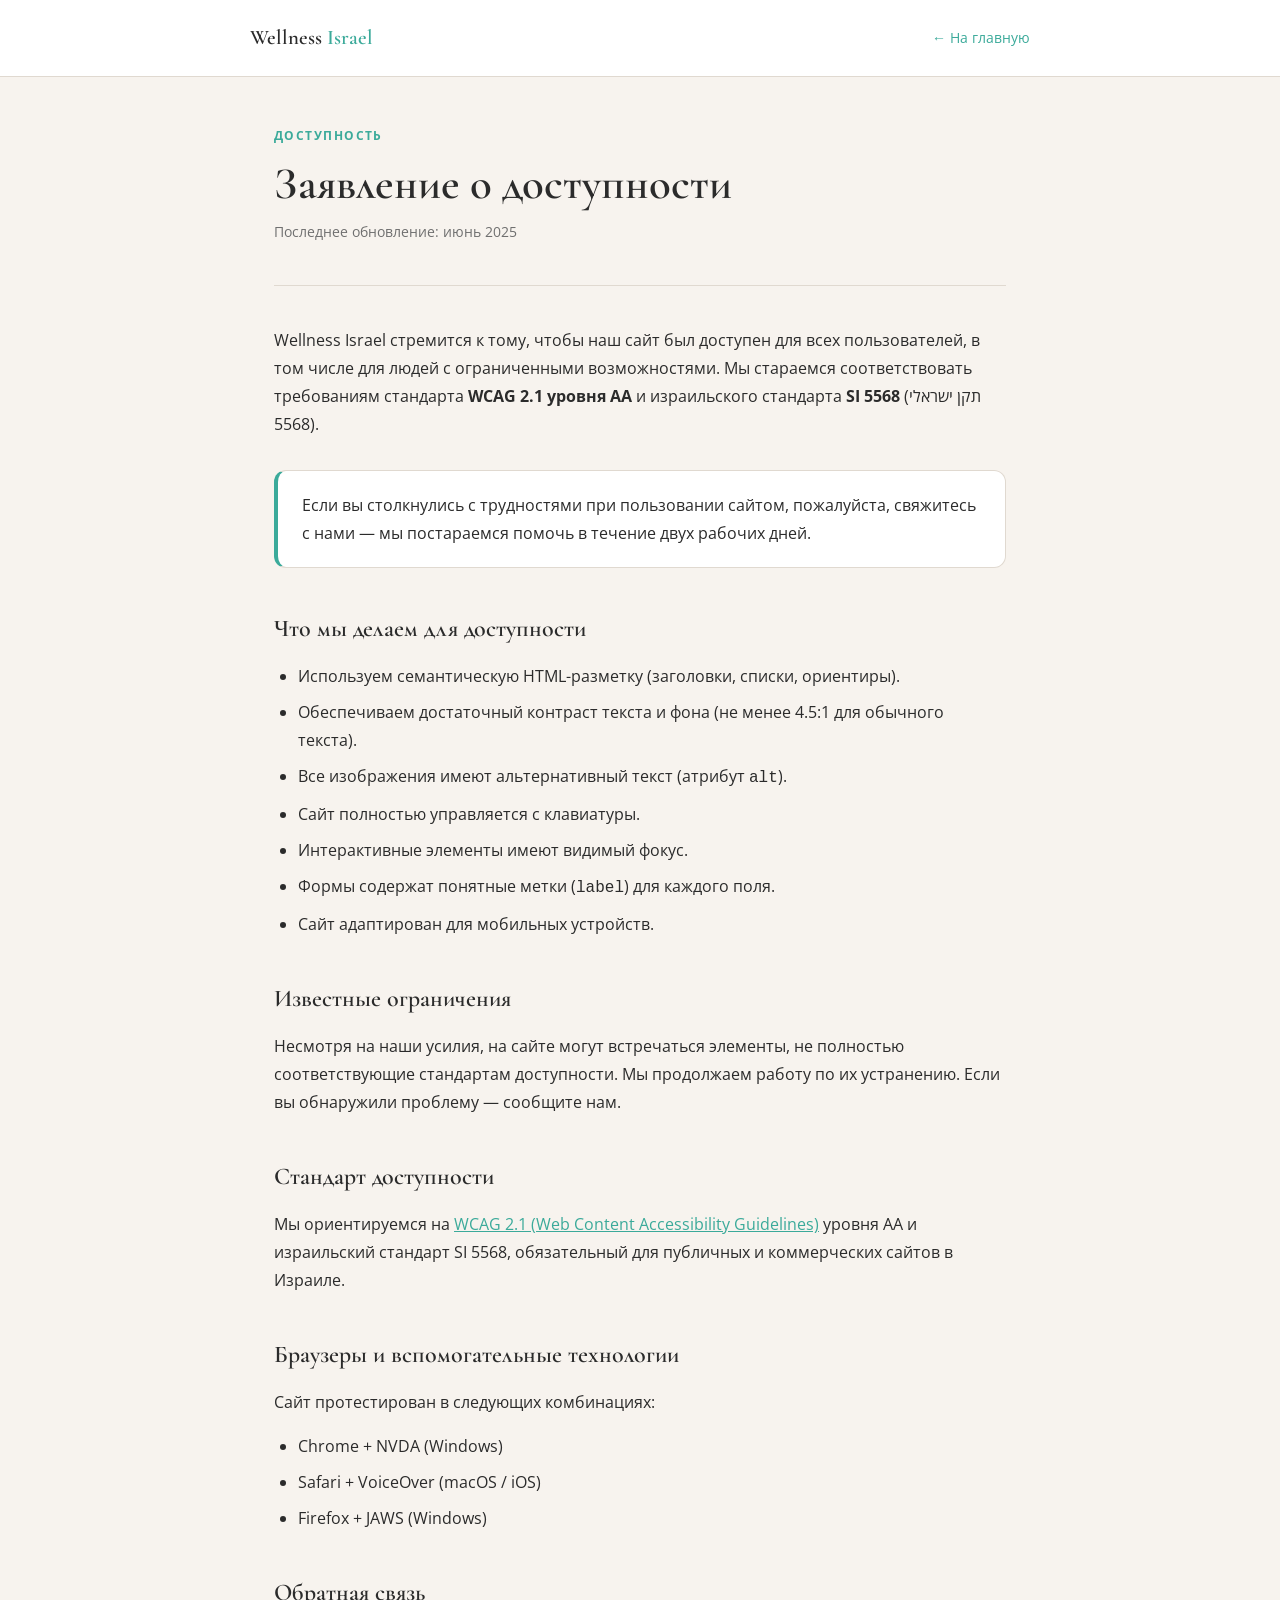
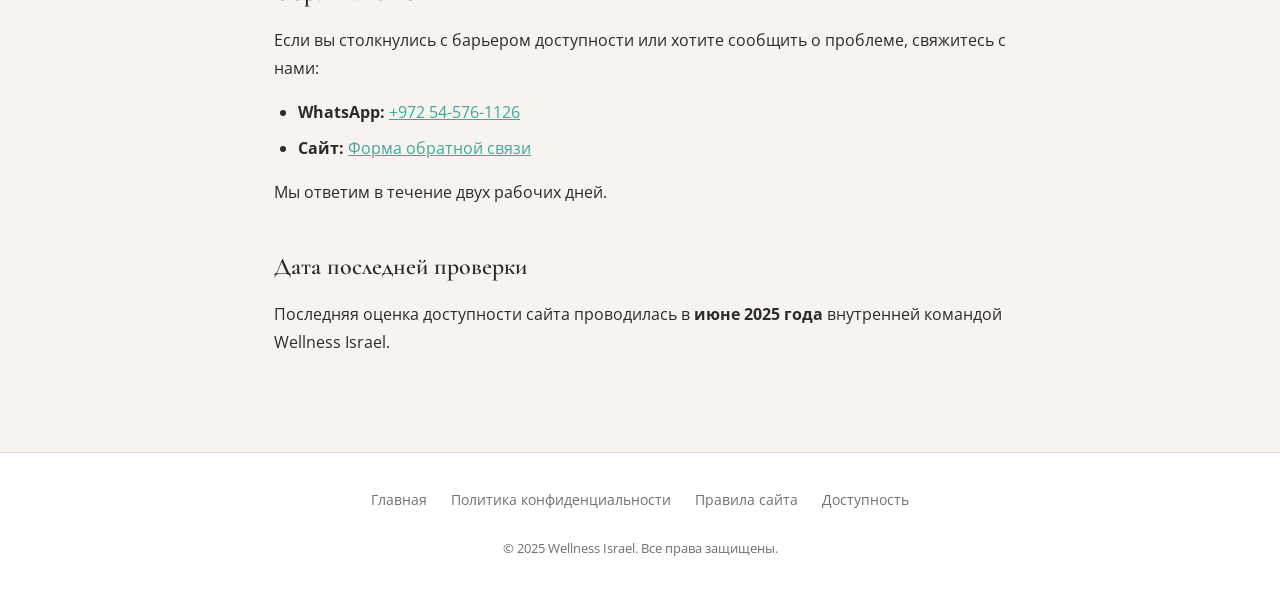
<file: accessibility.html>
<!DOCTYPE html>
<html lang="ru" dir="ltr">
<head>
  <meta charset="UTF-8" />
  <meta name="viewport" content="width=device-width, initial-scale=1.0" />
  <title>Заявление о доступности — Wellness Israel</title>
  <meta name="description" content="Wellness Israel стремится к тому, чтобы сайт был доступен для всех пользователей." />
  <link rel="preconnect" href="https://fonts.googleapis.com" />
  <link rel="preconnect" href="https://fonts.gstatic.com" crossorigin />
  <link href="https://fonts.googleapis.com/css2?family=Cormorant+Garamond:wght@400;600&family=Open+Sans:wght@400;600&display=swap" rel="stylesheet" />
  <style>
    :root {
      --color-primary: #3BAA9A;
      --color-secondary: #D07A5A;
      --color-bg: #F7F3EE;
      --color-surface: #FFFFFF;
      --color-text: #2B2B2B;
      --color-text-muted: #6F6F6F;
      --color-border: #E0D9D0;
      --radius: 12px;
      --max-w: 780px;
    }
    *, *::before, *::after { box-sizing: border-box; margin: 0; padding: 0; }
    body {
      font-family: 'Open Sans', sans-serif;
      font-size: 16px;
      line-height: 1.75;
      color: var(--color-text);
      background: var(--color-bg);
    }
    a { color: var(--color-primary); text-decoration: underline; }
    a:hover { color: var(--color-secondary); }

    /* Header */
    .site-header {
      background: var(--color-surface);
      border-bottom: 1px solid var(--color-border);
      padding: 20px 24px;
    }
    .site-header-inner {
      max-width: var(--max-w);
      margin: 0 auto;
      display: flex;
      align-items: center;
      justify-content: space-between;
      gap: 16px;
    }
    .site-logo {
      font-family: 'Cormorant Garamond', serif;
      font-size: 1.3rem;
      font-weight: 600;
      color: var(--color-text);
      text-decoration: none;
    }
    .site-logo span { color: var(--color-primary); }
    .back-link {
      font-size: 0.875rem;
      color: var(--color-primary);
      text-decoration: none;
      display: flex;
      align-items: center;
      gap: 6px;
    }
    .back-link:hover { color: var(--color-secondary); }

    /* Main */
    .page-wrapper {
      max-width: var(--max-w);
      margin: 0 auto;
      padding: 48px 24px 80px;
    }
    .page-label {
      font-size: 0.75rem;
      font-weight: 700;
      letter-spacing: 0.12em;
      text-transform: uppercase;
      color: var(--color-primary);
      margin-bottom: 12px;
      display: block;
    }
    h1 {
      font-family: 'Cormorant Garamond', serif;
      font-size: clamp(2rem, 5vw, 2.8rem);
      font-weight: 600;
      color: var(--color-text);
      line-height: 1.2;
      margin-bottom: 8px;
    }
    .page-date {
      font-size: 0.875rem;
      color: var(--color-text-muted);
      margin-bottom: 40px;
      padding-bottom: 40px;
      border-bottom: 1px solid var(--color-border);
    }
    h2 {
      font-family: 'Cormorant Garamond', serif;
      font-size: 1.5rem;
      font-weight: 600;
      color: var(--color-text);
      margin: 40px 0 12px;
    }
    p { margin-bottom: 16px; color: var(--color-text); }
    ul, ol { padding-left: 24px; margin-bottom: 16px; }
    li { margin-bottom: 8px; }

    .info-box {
      background: var(--color-surface);
      border: 1px solid var(--color-border);
      border-left: 4px solid var(--color-primary);
      border-radius: var(--radius);
      padding: 20px 24px;
      margin: 32px 0;
    }
    .info-box p { margin-bottom: 0; }

    /* Footer */
    .page-footer {
      background: var(--color-surface);
      border-top: 1px solid var(--color-border);
      padding: 32px 24px;
      text-align: center;
    }
    .page-footer-inner {
      max-width: var(--max-w);
      margin: 0 auto;
    }
    .footer-links {
      display: flex;
      flex-wrap: wrap;
      justify-content: center;
      gap: 8px 24px;
      margin-bottom: 16px;
      list-style: none;
      padding: 0;
    }
    .footer-links a {
      font-size: 0.875rem;
      color: var(--color-text-muted);
      text-decoration: none;
    }
    .footer-links a:hover { color: var(--color-primary); }
    .footer-copy {
      font-size: 0.8rem;
      color: var(--color-text-muted);
    }
  </style>
</head>
<body>

<header class="site-header" role="banner">
  <div class="site-header-inner">
    <a href="index.html" class="site-logo">Wellness <span>Israel</span></a>
    <a href="index.html" class="back-link" aria-label="Вернуться на главную">
      ← На главную
    </a>
  </div>
</header>

<main id="main-content" class="page-wrapper">
  <span class="page-label">Доступность</span>
  <h1>Заявление о доступности</h1>
  <p class="page-date">Последнее обновление: июнь 2025</p>

  <p>Wellness Israel стремится к тому, чтобы наш сайт был доступен для всех пользователей, в том числе для людей с ограниченными возможностями. Мы стараемся соответствовать требованиям стандарта <strong>WCAG 2.1 уровня AA</strong> и израильского стандарта <strong>SI 5568</strong> (תקן ישראלי 5568).</p>

  <div class="info-box">
    <p>Если вы столкнулись с трудностями при пользовании сайтом, пожалуйста, свяжитесь с нами — мы постараемся помочь в течение двух рабочих дней.</p>
  </div>

  <h2>Что мы делаем для доступности</h2>
  <ul>
    <li>Используем семантическую HTML-разметку (заголовки, списки, ориентиры).</li>
    <li>Обеспечиваем достаточный контраст текста и фона (не менее 4.5:1 для обычного текста).</li>
    <li>Все изображения имеют альтернативный текст (атрибут <code>alt</code>).</li>
    <li>Сайт полностью управляется с клавиатуры.</li>
    <li>Интерактивные элементы имеют видимый фокус.</li>
    <li>Формы содержат понятные метки (<code>label</code>) для каждого поля.</li>
    <li>Сайт адаптирован для мобильных устройств.</li>
  </ul>

  <h2>Известные ограничения</h2>
  <p>Несмотря на наши усилия, на сайте могут встречаться элементы, не полностью соответствующие стандартам доступности. Мы продолжаем работу по их устранению. Если вы обнаружили проблему — сообщите нам.</p>

  <h2>Стандарт доступности</h2>
  <p>Мы ориентируемся на <a href="https://www.w3.org/TR/WCAG21/" target="_blank" rel="noopener">WCAG 2.1 (Web Content Accessibility Guidelines)</a> уровня AA и израильский стандарт SI 5568, обязательный для публичных и коммерческих сайтов в Израиле.</p>

  <h2>Браузеры и вспомогательные технологии</h2>
  <p>Сайт протестирован в следующих комбинациях:</p>
  <ul>
    <li>Chrome + NVDA (Windows)</li>
    <li>Safari + VoiceOver (macOS / iOS)</li>
    <li>Firefox + JAWS (Windows)</li>
  </ul>

  <h2>Обратная связь</h2>
  <p>Если вы столкнулись с барьером доступности или хотите сообщить о проблеме, свяжитесь с нами:</p>
  <ul>
    <li><strong>WhatsApp:</strong> <a href="https://wa.me/972545761126" target="_blank" rel="noopener">+972 54-576-1126</a></li>
    <li><strong>Сайт:</strong> <a href="index.html#contact">Форма обратной связи</a></li>
  </ul>
  <p>Мы ответим в течение двух рабочих дней.</p>

  <h2>Дата последней проверки</h2>
  <p>Последняя оценка доступности сайта проводилась в <strong>июне 2025 года</strong> внутренней командой Wellness Israel.</p>
</main>

<footer class="page-footer" role="contentinfo">
  <div class="page-footer-inner">
    <ul class="footer-links">
      <li><a href="index.html">Главная</a></li>
      <li><a href="privacy.html">Политика конфиденциальности</a></li>
      <li><a href="terms.html">Правила сайта</a></li>
      <li><a href="accessibility.html" aria-current="page">Доступность</a></li>
    </ul>
    <p class="footer-copy">© 2025 Wellness Israel. Все права защищены.</p>
  </div>
</footer>

</body>
</html>
</file>
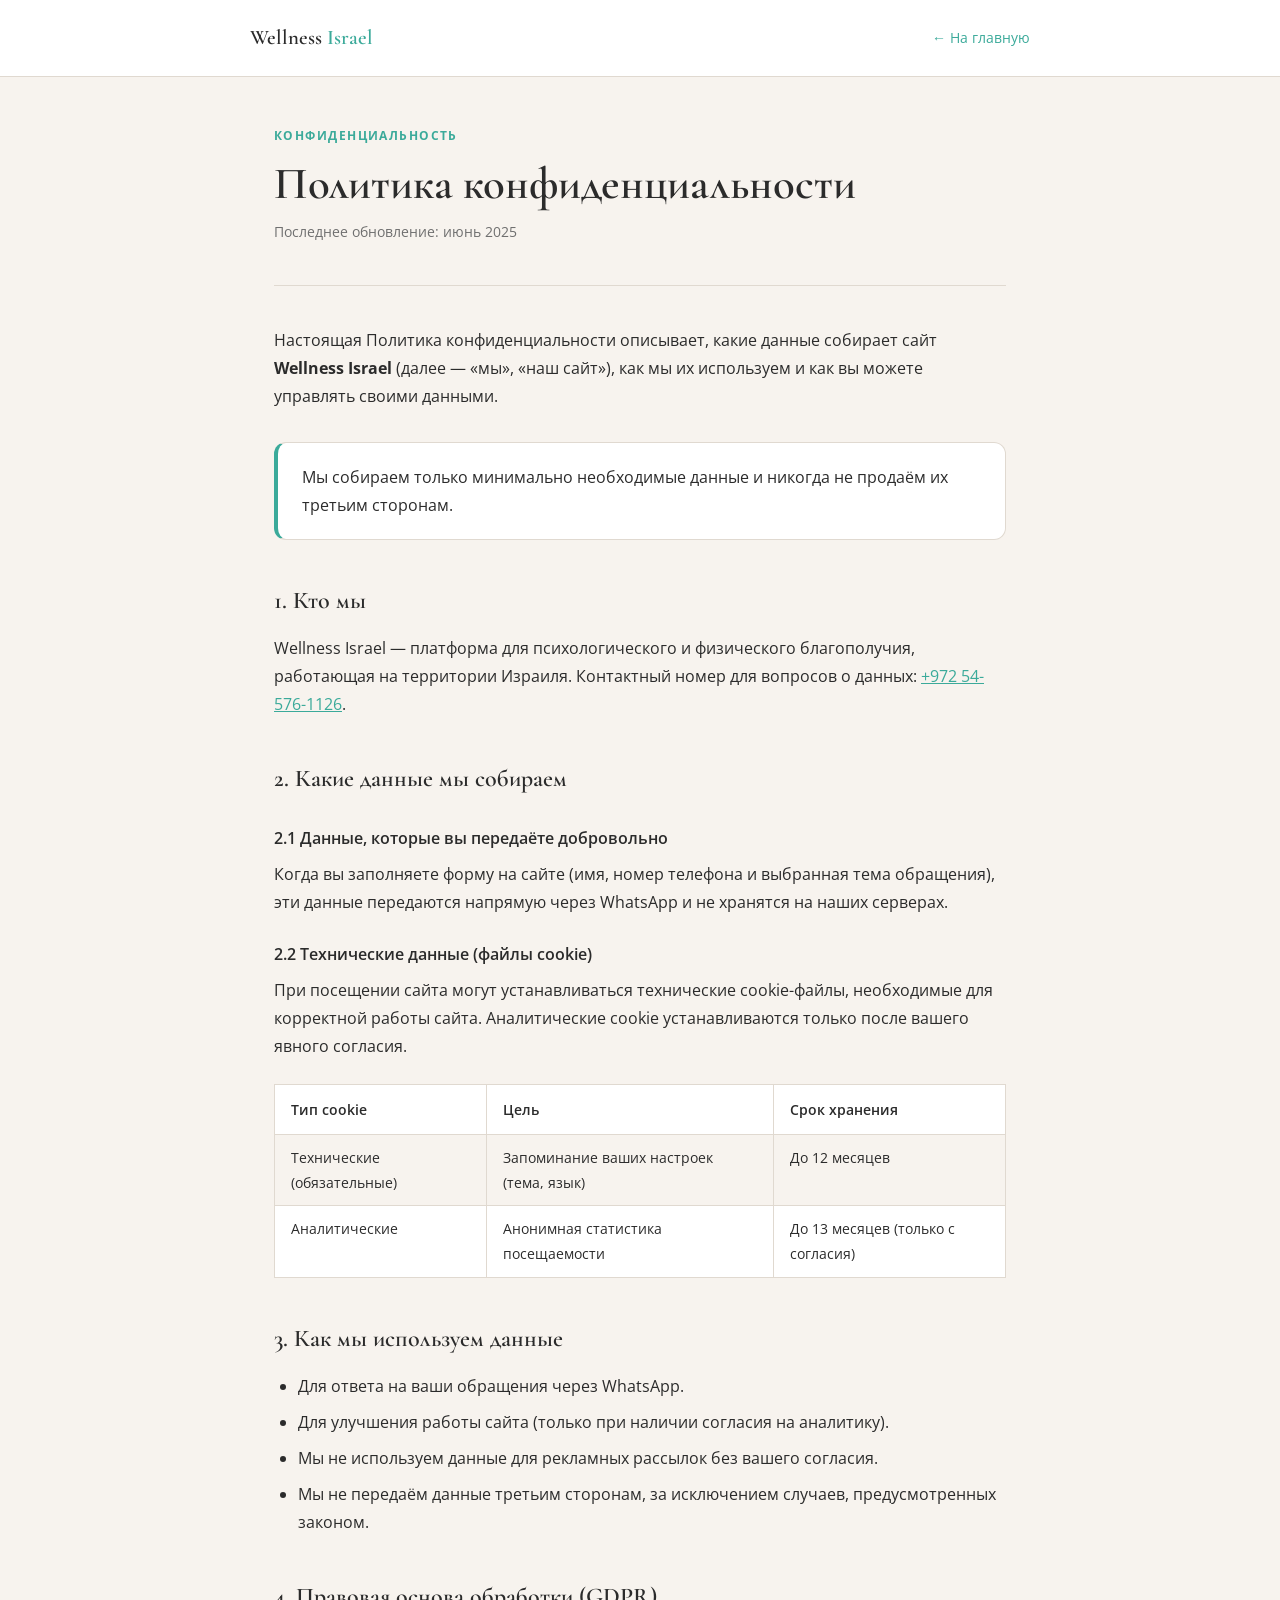
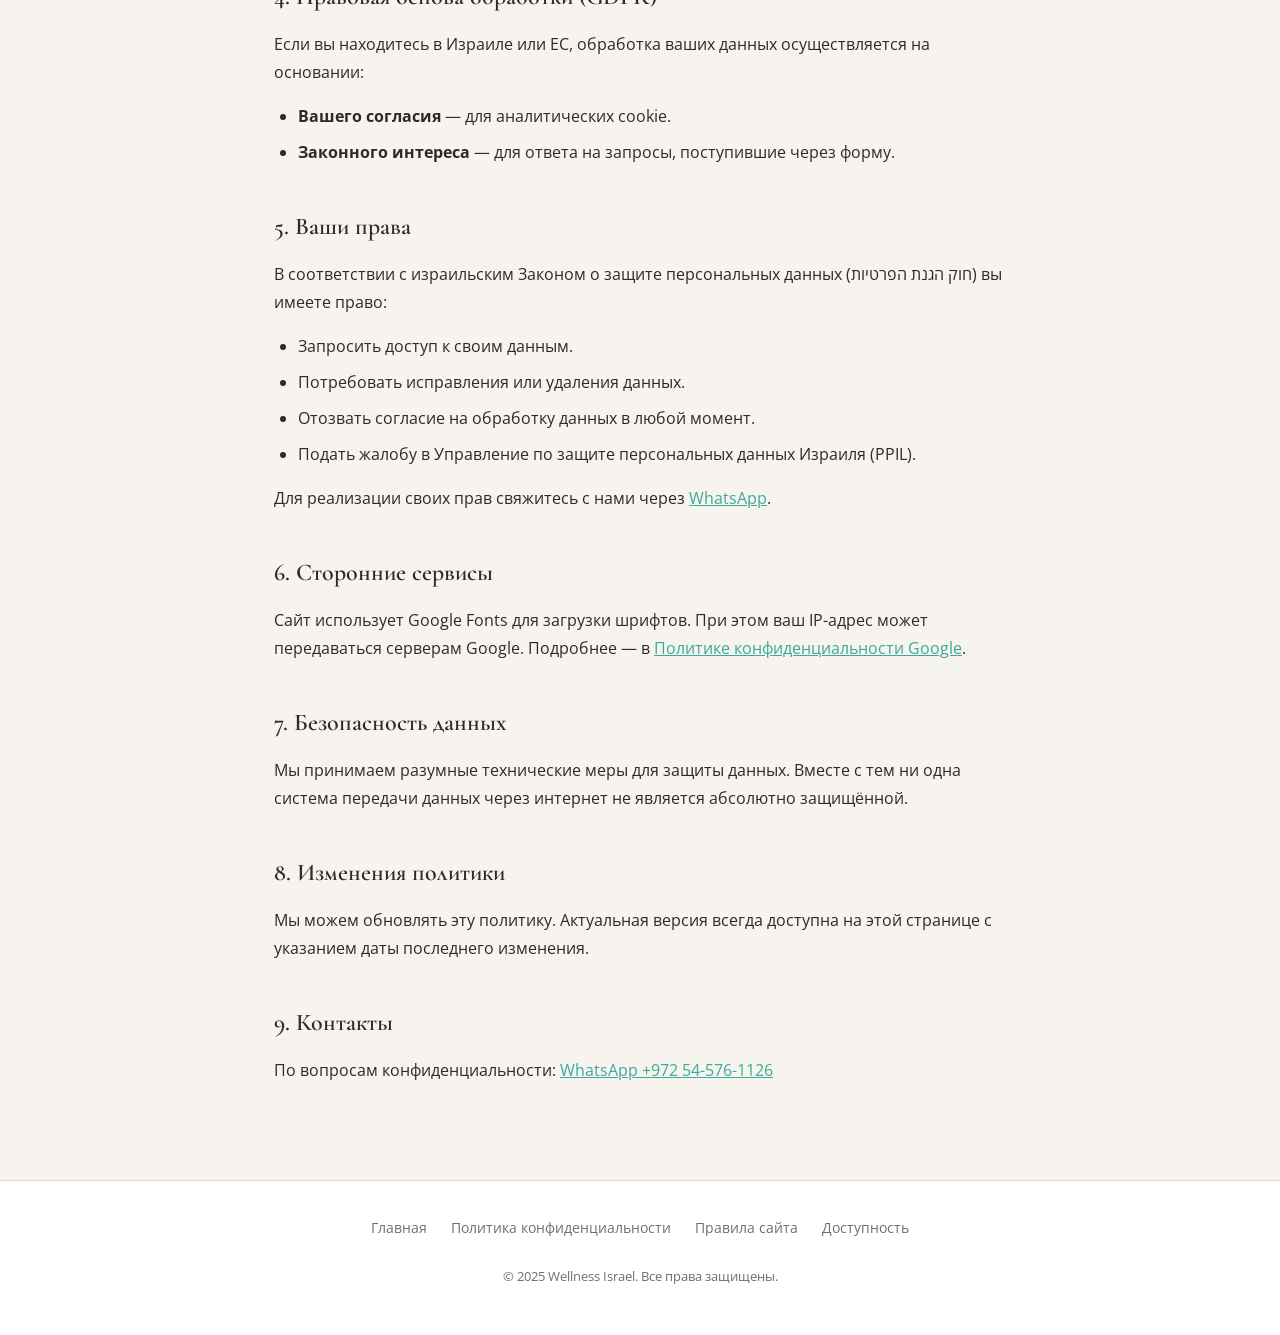
<file: privacy.html>
<!DOCTYPE html>
<html lang="ru" dir="ltr">
<head>
  <meta charset="UTF-8" />
  <meta name="viewport" content="width=device-width, initial-scale=1.0" />
  <title>Политика конфиденциальности — Wellness Israel</title>
  <meta name="description" content="Политика конфиденциальности сайта Wellness Israel — как мы собираем и используем данные." />
  <link rel="preconnect" href="https://fonts.googleapis.com" />
  <link rel="preconnect" href="https://fonts.gstatic.com" crossorigin />
  <link href="https://fonts.googleapis.com/css2?family=Cormorant+Garamond:wght@400;600&family=Open+Sans:wght@400;600&display=swap" rel="stylesheet" />
  <style>
    :root {
      --color-primary: #3BAA9A;
      --color-secondary: #D07A5A;
      --color-bg: #F7F3EE;
      --color-surface: #FFFFFF;
      --color-text: #2B2B2B;
      --color-text-muted: #6F6F6F;
      --color-border: #E0D9D0;
      --radius: 12px;
      --max-w: 780px;
    }
    *, *::before, *::after { box-sizing: border-box; margin: 0; padding: 0; }
    body {
      font-family: 'Open Sans', sans-serif;
      font-size: 16px;
      line-height: 1.75;
      color: var(--color-text);
      background: var(--color-bg);
    }
    a { color: var(--color-primary); text-decoration: underline; }
    a:hover { color: var(--color-secondary); }
    .site-header {
      background: var(--color-surface);
      border-bottom: 1px solid var(--color-border);
      padding: 20px 24px;
    }
    .site-header-inner {
      max-width: var(--max-w);
      margin: 0 auto;
      display: flex;
      align-items: center;
      justify-content: space-between;
    }
    .site-logo {
      font-family: 'Cormorant Garamond', serif;
      font-size: 1.3rem;
      font-weight: 600;
      color: var(--color-text);
      text-decoration: none;
    }
    .site-logo span { color: var(--color-primary); }
    .back-link {
      font-size: 0.875rem;
      color: var(--color-primary);
      text-decoration: none;
    }
    .back-link:hover { color: var(--color-secondary); }
    .page-wrapper {
      max-width: var(--max-w);
      margin: 0 auto;
      padding: 48px 24px 80px;
    }
    .page-label {
      font-size: 0.75rem;
      font-weight: 700;
      letter-spacing: 0.12em;
      text-transform: uppercase;
      color: var(--color-primary);
      margin-bottom: 12px;
      display: block;
    }
    h1 {
      font-family: 'Cormorant Garamond', serif;
      font-size: clamp(2rem, 5vw, 2.8rem);
      font-weight: 600;
      line-height: 1.2;
      margin-bottom: 8px;
    }
    .page-date {
      font-size: 0.875rem;
      color: var(--color-text-muted);
      margin-bottom: 40px;
      padding-bottom: 40px;
      border-bottom: 1px solid var(--color-border);
    }
    h2 {
      font-family: 'Cormorant Garamond', serif;
      font-size: 1.5rem;
      font-weight: 600;
      margin: 40px 0 12px;
    }
    h3 {
      font-size: 1rem;
      font-weight: 600;
      margin: 24px 0 8px;
    }
    p { margin-bottom: 16px; }
    ul, ol { padding-left: 24px; margin-bottom: 16px; }
    li { margin-bottom: 8px; }
    table {
      width: 100%;
      border-collapse: collapse;
      margin: 24px 0;
      font-size: 0.9rem;
    }
    th {
      background: var(--color-surface);
      text-align: left;
      padding: 12px 16px;
      border: 1px solid var(--color-border);
      font-weight: 600;
    }
    td {
      padding: 10px 16px;
      border: 1px solid var(--color-border);
      vertical-align: top;
    }
    tr:nth-child(even) td { background: var(--color-surface); }
    .info-box {
      background: var(--color-surface);
      border: 1px solid var(--color-border);
      border-left: 4px solid var(--color-primary);
      border-radius: var(--radius);
      padding: 20px 24px;
      margin: 32px 0;
    }
    .info-box p { margin-bottom: 0; }
    .page-footer {
      background: var(--color-surface);
      border-top: 1px solid var(--color-border);
      padding: 32px 24px;
      text-align: center;
    }
    .page-footer-inner { max-width: var(--max-w); margin: 0 auto; }
    .footer-links {
      display: flex;
      flex-wrap: wrap;
      justify-content: center;
      gap: 8px 24px;
      margin-bottom: 16px;
      list-style: none;
      padding: 0;
    }
    .footer-links a {
      font-size: 0.875rem;
      color: var(--color-text-muted);
      text-decoration: none;
    }
    .footer-links a:hover { color: var(--color-primary); }
    .footer-copy { font-size: 0.8rem; color: var(--color-text-muted); }
  </style>
</head>
<body>

<header class="site-header" role="banner">
  <div class="site-header-inner">
    <a href="index.html" class="site-logo">Wellness <span>Israel</span></a>
    <a href="index.html" class="back-link">← На главную</a>
  </div>
</header>

<main id="main-content" class="page-wrapper">
  <span class="page-label">Конфиденциальность</span>
  <h1>Политика конфиденциальности</h1>
  <p class="page-date">Последнее обновление: июнь 2025</p>

  <p>Настоящая Политика конфиденциальности описывает, какие данные собирает сайт <strong>Wellness Israel</strong> (далее — «мы», «наш сайт»), как мы их используем и как вы можете управлять своими данными.</p>

  <div class="info-box">
    <p>Мы собираем только минимально необходимые данные и никогда не продаём их третьим сторонам.</p>
  </div>

  <h2>1. Кто мы</h2>
  <p>Wellness Israel — платформа для психологического и физического благополучия, работающая на территории Израиля. Контактный номер для вопросов о данных: <a href="https://wa.me/972545761126" target="_blank" rel="noopener">+972 54-576-1126</a>.</p>

  <h2>2. Какие данные мы собираем</h2>

  <h3>2.1 Данные, которые вы передаёте добровольно</h3>
  <p>Когда вы заполняете форму на сайте (имя, номер телефона и выбранная тема обращения), эти данные передаются напрямую через WhatsApp и не хранятся на наших серверах.</p>

  <h3>2.2 Технические данные (файлы cookie)</h3>
  <p>При посещении сайта могут устанавливаться технические cookie-файлы, необходимые для корректной работы сайта. Аналитические cookie устанавливаются только после вашего явного согласия.</p>

  <table>
    <thead>
      <tr>
        <th>Тип cookie</th>
        <th>Цель</th>
        <th>Срок хранения</th>
      </tr>
    </thead>
    <tbody>
      <tr>
        <td>Технические (обязательные)</td>
        <td>Запоминание ваших настроек (тема, язык)</td>
        <td>До 12 месяцев</td>
      </tr>
      <tr>
        <td>Аналитические</td>
        <td>Анонимная статистика посещаемости</td>
        <td>До 13 месяцев (только с согласия)</td>
      </tr>
    </tbody>
  </table>

  <h2>3. Как мы используем данные</h2>
  <ul>
    <li>Для ответа на ваши обращения через WhatsApp.</li>
    <li>Для улучшения работы сайта (только при наличии согласия на аналитику).</li>
    <li>Мы не используем данные для рекламных рассылок без вашего согласия.</li>
    <li>Мы не передаём данные третьим сторонам, за исключением случаев, предусмотренных законом.</li>
  </ul>

  <h2>4. Правовая основа обработки (GDPR)</h2>
  <p>Если вы находитесь в Израиле или ЕС, обработка ваших данных осуществляется на основании:</p>
  <ul>
    <li><strong>Вашего согласия</strong> — для аналитических cookie.</li>
    <li><strong>Законного интереса</strong> — для ответа на запросы, поступившие через форму.</li>
  </ul>

  <h2>5. Ваши права</h2>
  <p>В соответствии с израильским Законом о защите персональных данных (חוק הגנת הפרטיות) вы имеете право:</p>
  <ul>
    <li>Запросить доступ к своим данным.</li>
    <li>Потребовать исправления или удаления данных.</li>
    <li>Отозвать согласие на обработку данных в любой момент.</li>
    <li>Подать жалобу в Управление по защите персональных данных Израиля (PPIL).</li>
  </ul>
  <p>Для реализации своих прав свяжитесь с нами через <a href="https://wa.me/972545761126" target="_blank" rel="noopener">WhatsApp</a>.</p>

  <h2>6. Сторонние сервисы</h2>
  <p>Сайт использует Google Fonts для загрузки шрифтов. При этом ваш IP-адрес может передаваться серверам Google. Подробнее — в <a href="https://policies.google.com/privacy" target="_blank" rel="noopener noreferrer">Политике конфиденциальности Google</a>.</p>

  <h2>7. Безопасность данных</h2>
  <p>Мы принимаем разумные технические меры для защиты данных. Вместе с тем ни одна система передачи данных через интернет не является абсолютно защищённой.</p>

  <h2>8. Изменения политики</h2>
  <p>Мы можем обновлять эту политику. Актуальная версия всегда доступна на этой странице с указанием даты последнего изменения.</p>

  <h2>9. Контакты</h2>
  <p>По вопросам конфиденциальности: <a href="https://wa.me/972545761126" target="_blank" rel="noopener">WhatsApp +972 54-576-1126</a></p>
</main>

<footer class="page-footer" role="contentinfo">
  <div class="page-footer-inner">
    <ul class="footer-links">
      <li><a href="index.html">Главная</a></li>
      <li><a href="privacy.html" aria-current="page">Политика конфиденциальности</a></li>
      <li><a href="terms.html">Правила сайта</a></li>
      <li><a href="accessibility.html">Доступность</a></li>
    </ul>
    <p class="footer-copy">© 2025 Wellness Israel. Все права защищены.</p>
  </div>
</footer>

</body>
</html>
</file>
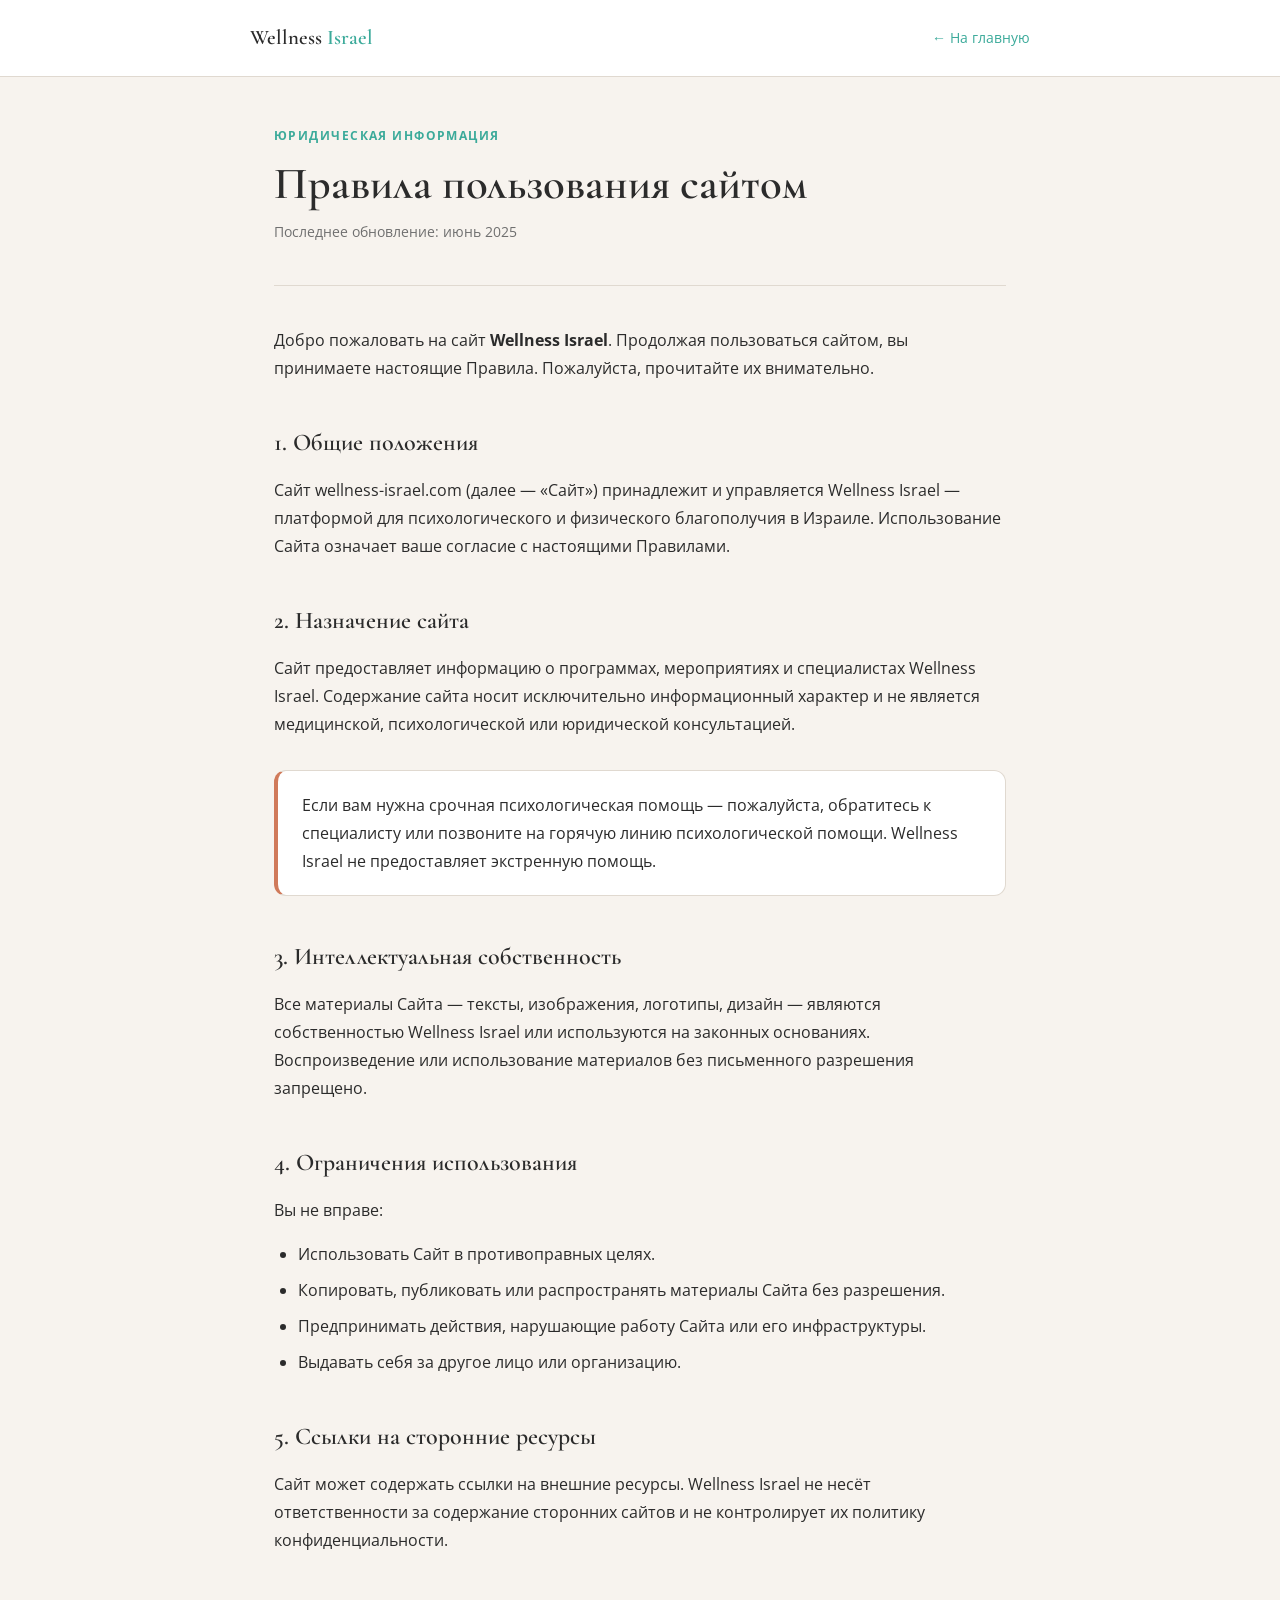
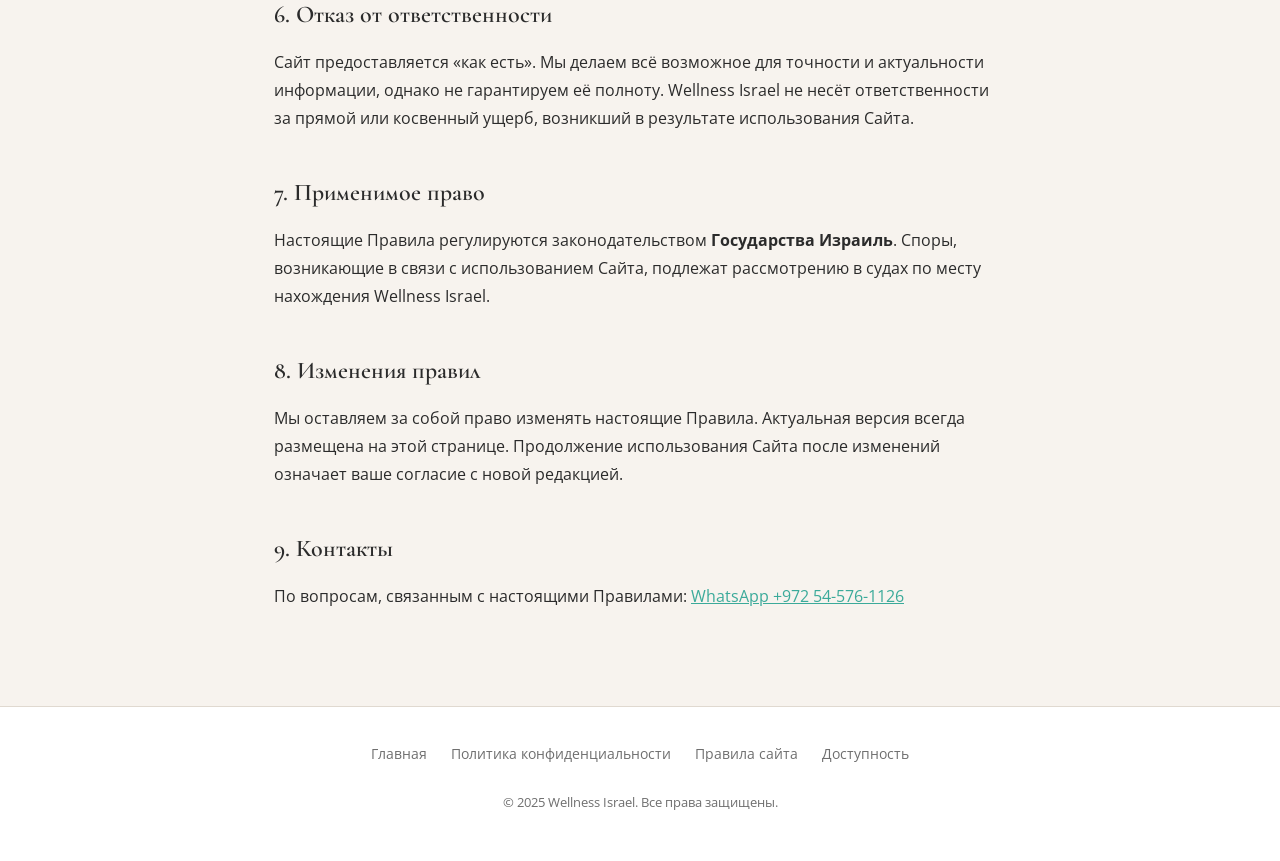
<file: terms.html>
<!DOCTYPE html>
<html lang="ru" dir="ltr">
<head>
  <meta charset="UTF-8" />
  <meta name="viewport" content="width=device-width, initial-scale=1.0" />
  <title>Правила пользования сайтом — Wellness Israel</title>
  <meta name="description" content="Правила пользования сайтом Wellness Israel." />
  <link rel="preconnect" href="https://fonts.googleapis.com" />
  <link rel="preconnect" href="https://fonts.gstatic.com" crossorigin />
  <link href="https://fonts.googleapis.com/css2?family=Cormorant+Garamond:wght@400;600&family=Open+Sans:wght@400;600&display=swap" rel="stylesheet" />
  <style>
    :root {
      --color-primary: #3BAA9A;
      --color-secondary: #D07A5A;
      --color-bg: #F7F3EE;
      --color-surface: #FFFFFF;
      --color-text: #2B2B2B;
      --color-text-muted: #6F6F6F;
      --color-border: #E0D9D0;
      --radius: 12px;
      --max-w: 780px;
    }
    *, *::before, *::after { box-sizing: border-box; margin: 0; padding: 0; }
    body {
      font-family: 'Open Sans', sans-serif;
      font-size: 16px;
      line-height: 1.75;
      color: var(--color-text);
      background: var(--color-bg);
    }
    a { color: var(--color-primary); text-decoration: underline; }
    a:hover { color: var(--color-secondary); }
    .site-header {
      background: var(--color-surface);
      border-bottom: 1px solid var(--color-border);
      padding: 20px 24px;
    }
    .site-header-inner {
      max-width: var(--max-w);
      margin: 0 auto;
      display: flex;
      align-items: center;
      justify-content: space-between;
    }
    .site-logo {
      font-family: 'Cormorant Garamond', serif;
      font-size: 1.3rem;
      font-weight: 600;
      color: var(--color-text);
      text-decoration: none;
    }
    .site-logo span { color: var(--color-primary); }
    .back-link {
      font-size: 0.875rem;
      color: var(--color-primary);
      text-decoration: none;
    }
    .back-link:hover { color: var(--color-secondary); }
    .page-wrapper {
      max-width: var(--max-w);
      margin: 0 auto;
      padding: 48px 24px 80px;
    }
    .page-label {
      font-size: 0.75rem;
      font-weight: 700;
      letter-spacing: 0.12em;
      text-transform: uppercase;
      color: var(--color-primary);
      margin-bottom: 12px;
      display: block;
    }
    h1 {
      font-family: 'Cormorant Garamond', serif;
      font-size: clamp(2rem, 5vw, 2.8rem);
      font-weight: 600;
      line-height: 1.2;
      margin-bottom: 8px;
    }
    .page-date {
      font-size: 0.875rem;
      color: var(--color-text-muted);
      margin-bottom: 40px;
      padding-bottom: 40px;
      border-bottom: 1px solid var(--color-border);
    }
    h2 {
      font-family: 'Cormorant Garamond', serif;
      font-size: 1.5rem;
      font-weight: 600;
      margin: 40px 0 12px;
    }
    p { margin-bottom: 16px; }
    ul, ol { padding-left: 24px; margin-bottom: 16px; }
    li { margin-bottom: 8px; }
    .info-box {
      background: var(--color-surface);
      border: 1px solid var(--color-border);
      border-left: 4px solid var(--color-secondary);
      border-radius: var(--radius);
      padding: 20px 24px;
      margin: 32px 0;
    }
    .info-box p { margin-bottom: 0; }
    .page-footer {
      background: var(--color-surface);
      border-top: 1px solid var(--color-border);
      padding: 32px 24px;
      text-align: center;
    }
    .page-footer-inner { max-width: var(--max-w); margin: 0 auto; }
    .footer-links {
      display: flex;
      flex-wrap: wrap;
      justify-content: center;
      gap: 8px 24px;
      margin-bottom: 16px;
      list-style: none;
      padding: 0;
    }
    .footer-links a {
      font-size: 0.875rem;
      color: var(--color-text-muted);
      text-decoration: none;
    }
    .footer-links a:hover { color: var(--color-primary); }
    .footer-copy { font-size: 0.8rem; color: var(--color-text-muted); }
  </style>
</head>
<body>

<header class="site-header" role="banner">
  <div class="site-header-inner">
    <a href="index.html" class="site-logo">Wellness <span>Israel</span></a>
    <a href="index.html" class="back-link">← На главную</a>
  </div>
</header>

<main id="main-content" class="page-wrapper">
  <span class="page-label">Юридическая информация</span>
  <h1>Правила пользования сайтом</h1>
  <p class="page-date">Последнее обновление: июнь 2025</p>

  <p>Добро пожаловать на сайт <strong>Wellness Israel</strong>. Продолжая пользоваться сайтом, вы принимаете настоящие Правила. Пожалуйста, прочитайте их внимательно.</p>

  <h2>1. Общие положения</h2>
  <p>Сайт wellness-israel.com (далее — «Сайт») принадлежит и управляется Wellness Israel — платформой для психологического и физического благополучия в Израиле. Использование Сайта означает ваше согласие с настоящими Правилами.</p>

  <h2>2. Назначение сайта</h2>
  <p>Сайт предоставляет информацию о программах, мероприятиях и специалистах Wellness Israel. Содержание сайта носит исключительно информационный характер и не является медицинской, психологической или юридической консультацией.</p>

  <div class="info-box">
    <p>Если вам нужна срочная психологическая помощь — пожалуйста, обратитесь к специалисту или позвоните на горячую линию психологической помощи. Wellness Israel не предоставляет экстренную помощь.</p>
  </div>

  <h2>3. Интеллектуальная собственность</h2>
  <p>Все материалы Сайта — тексты, изображения, логотипы, дизайн — являются собственностью Wellness Israel или используются на законных основаниях. Воспроизведение или использование материалов без письменного разрешения запрещено.</p>

  <h2>4. Ограничения использования</h2>
  <p>Вы не вправе:</p>
  <ul>
    <li>Использовать Сайт в противоправных целях.</li>
    <li>Копировать, публиковать или распространять материалы Сайта без разрешения.</li>
    <li>Предпринимать действия, нарушающие работу Сайта или его инфраструктуры.</li>
    <li>Выдавать себя за другое лицо или организацию.</li>
  </ul>

  <h2>5. Ссылки на сторонние ресурсы</h2>
  <p>Сайт может содержать ссылки на внешние ресурсы. Wellness Israel не несёт ответственности за содержание сторонних сайтов и не контролирует их политику конфиденциальности.</p>

  <h2>6. Отказ от ответственности</h2>
  <p>Сайт предоставляется «как есть». Мы делаем всё возможное для точности и актуальности информации, однако не гарантируем её полноту. Wellness Israel не несёт ответственности за прямой или косвенный ущерб, возникший в результате использования Сайта.</p>

  <h2>7. Применимое право</h2>
  <p>Настоящие Правила регулируются законодательством <strong>Государства Израиль</strong>. Споры, возникающие в связи с использованием Сайта, подлежат рассмотрению в судах по месту нахождения Wellness Israel.</p>

  <h2>8. Изменения правил</h2>
  <p>Мы оставляем за собой право изменять настоящие Правила. Актуальная версия всегда размещена на этой странице. Продолжение использования Сайта после изменений означает ваше согласие с новой редакцией.</p>

  <h2>9. Контакты</h2>
  <p>По вопросам, связанным с настоящими Правилами: <a href="https://wa.me/972545761126" target="_blank" rel="noopener">WhatsApp +972 54-576-1126</a></p>
</main>

<footer class="page-footer" role="contentinfo">
  <div class="page-footer-inner">
    <ul class="footer-links">
      <li><a href="index.html">Главная</a></li>
      <li><a href="privacy.html">Политика конфиденциальности</a></li>
      <li><a href="terms.html" aria-current="page">Правила сайта</a></li>
      <li><a href="accessibility.html">Доступность</a></li>
    </ul>
    <p class="footer-copy">© 2025 Wellness Israel. Все права защищены.</p>
  </div>
</footer>

</body>
</html>
</file>
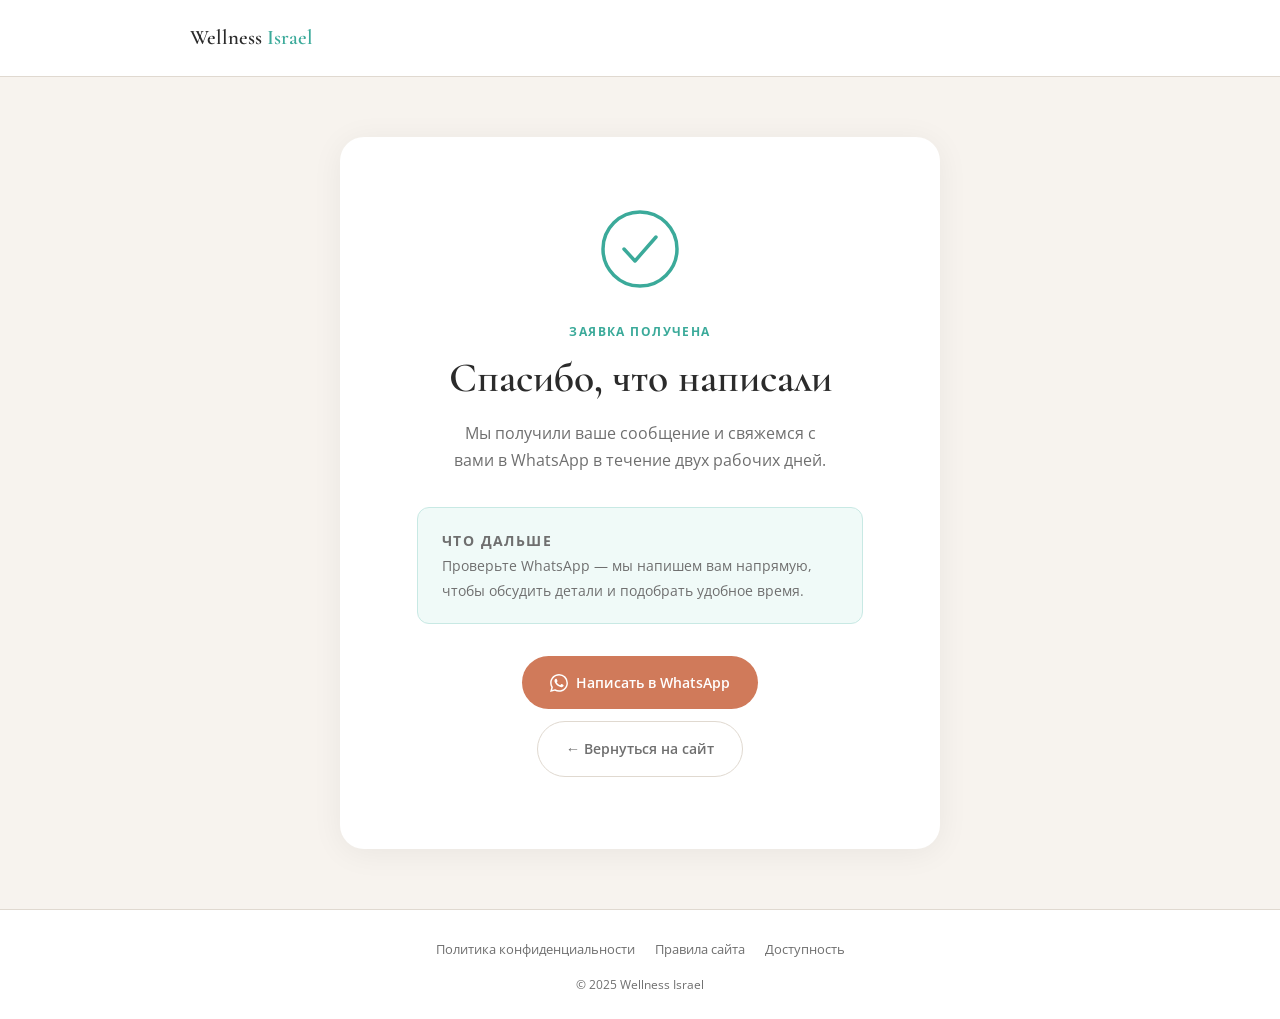
<file: thank-you.html>
<!DOCTYPE html>
<html lang="ru" dir="ltr">
<head>
  <meta charset="UTF-8" />
  <meta name="viewport" content="width=device-width, initial-scale=1.0" />
  <title>Спасибо — Wellness Israel</title>
  <meta name="robots" content="noindex, nofollow" />
  <link rel="preconnect" href="https://fonts.googleapis.com" />
  <link rel="preconnect" href="https://fonts.gstatic.com" crossorigin />
  <link href="https://fonts.googleapis.com/css2?family=Cormorant+Garamond:wght@400;600&family=Open+Sans:wght@400;600&display=swap" rel="stylesheet" />
  <style>
    :root {
      --color-primary: #3BAA9A;
      --color-secondary: #D07A5A;
      --color-bg: #F7F3EE;
      --color-surface: #FFFFFF;
      --color-text: #2B2B2B;
      --color-text-muted: #6F6F6F;
      --color-border: #E0D9D0;
      --radius: 12px;
    }
    *, *::before, *::after { box-sizing: border-box; margin: 0; padding: 0; }
    body {
      font-family: 'Open Sans', sans-serif;
      font-size: 16px;
      line-height: 1.75;
      color: var(--color-text);
      background: var(--color-bg);
      min-height: 100vh;
      display: flex;
      flex-direction: column;
    }
    a { color: var(--color-primary); text-decoration: none; }
    a:hover { color: var(--color-secondary); }

    .site-header {
      background: var(--color-surface);
      border-bottom: 1px solid var(--color-border);
      padding: 20px 24px;
    }
    .site-header-inner {
      max-width: 900px;
      margin: 0 auto;
    }
    .site-logo {
      font-family: 'Cormorant Garamond', serif;
      font-size: 1.3rem;
      font-weight: 600;
      color: var(--color-text);
      text-decoration: none;
    }
    .site-logo span { color: var(--color-primary); }

    /* Main hero */
    .ty-main {
      flex: 1;
      display: flex;
      align-items: center;
      justify-content: center;
      padding: 60px 24px;
    }
    .ty-card {
      background: var(--color-surface);
      border-radius: 24px;
      padding: clamp(40px, 6vw, 72px) clamp(32px, 6vw, 80px);
      max-width: 600px;
      width: 100%;
      text-align: center;
      box-shadow: 0 4px 32px rgba(0,0,0,0.06);
    }

    /* Animated checkmark */
    .ty-icon {
      width: 80px;
      height: 80px;
      margin: 0 auto 32px;
    }
    .ty-icon svg {
      width: 100%;
      height: 100%;
    }
    .check-circle {
      stroke-dasharray: 251;
      stroke-dashoffset: 251;
      animation: draw-circle 0.6s ease forwards;
    }
    .check-mark {
      stroke-dasharray: 60;
      stroke-dashoffset: 60;
      animation: draw-check 0.4s ease 0.5s forwards;
    }
    @keyframes draw-circle {
      to { stroke-dashoffset: 0; }
    }
    @keyframes draw-check {
      to { stroke-dashoffset: 0; }
    }

    .ty-label {
      font-size: 0.75rem;
      font-weight: 700;
      letter-spacing: 0.12em;
      text-transform: uppercase;
      color: var(--color-primary);
      margin-bottom: 12px;
      display: block;
    }
    .ty-title {
      font-family: 'Cormorant Garamond', serif;
      font-size: clamp(1.8rem, 5vw, 2.6rem);
      font-weight: 600;
      line-height: 1.2;
      margin-bottom: 16px;
    }
    .ty-text {
      font-size: 1rem;
      color: var(--color-text-muted);
      line-height: 1.7;
      margin-bottom: 32px;
      max-width: 42ch;
      margin-left: auto;
      margin-right: auto;
    }

    /* What next */
    .ty-next {
      background: #f0faf8;
      border: 1px solid #c8e9e4;
      border-radius: var(--radius);
      padding: 20px 24px;
      margin-bottom: 32px;
      text-align: left;
    }
    .ty-next-label {
      font-size: 0.75rem;
      font-weight: 700;
      letter-spacing: 0.1em;
      text-transform: uppercase;
      color: var(--color-primary);
      margin-bottom: 8px;
    }
    .ty-next p {
      font-size: 0.9rem;
      color: var(--color-text-muted);
      margin: 0;
    }

    /* Buttons */
    .ty-actions {
      display: flex;
      flex-wrap: wrap;
      gap: 12px;
      justify-content: center;
    }
    .btn-primary {
      display: inline-flex;
      align-items: center;
      gap: 8px;
      background: var(--color-secondary);
      color: #fff;
      font-family: 'Open Sans', sans-serif;
      font-size: 0.9rem;
      font-weight: 600;
      padding: 14px 28px;
      border-radius: 100px;
      text-decoration: none;
      transition: background 0.2s, transform 0.15s;
    }
    .btn-primary:hover {
      background: #b8694a;
      color: #fff;
      transform: translateY(-1px);
    }
    .btn-secondary {
      display: inline-flex;
      align-items: center;
      gap: 8px;
      background: transparent;
      color: var(--color-text-muted);
      font-family: 'Open Sans', sans-serif;
      font-size: 0.9rem;
      font-weight: 600;
      padding: 14px 28px;
      border-radius: 100px;
      border: 1px solid var(--color-border);
      text-decoration: none;
      transition: border-color 0.2s, color 0.2s;
    }
    .btn-secondary:hover {
      border-color: var(--color-primary);
      color: var(--color-primary);
    }

    /* Footer */
    .page-footer {
      background: var(--color-surface);
      border-top: 1px solid var(--color-border);
      padding: 24px;
      text-align: center;
    }
    .footer-links {
      display: flex;
      flex-wrap: wrap;
      justify-content: center;
      gap: 8px 20px;
      margin-bottom: 12px;
      list-style: none;
      padding: 0;
    }
    .footer-links a {
      font-size: 0.8rem;
      color: var(--color-text-muted);
    }
    .footer-links a:hover { color: var(--color-primary); }
    .footer-copy { font-size: 0.75rem; color: var(--color-text-muted); }
  </style>
</head>
<body>

<header class="site-header" role="banner">
  <div class="site-header-inner">
    <a href="index.html" class="site-logo">Wellness <span>Israel</span></a>
  </div>
</header>

<main class="ty-main" id="main-content">
  <div class="ty-card">

    <!-- Animated check -->
    <div class="ty-icon" aria-hidden="true">
      <svg viewBox="0 0 80 80" fill="none" xmlns="http://www.w3.org/2000/svg">
        <circle class="check-circle" cx="40" cy="40" r="37"
          stroke="#3BAA9A" stroke-width="3.5"
          stroke-linecap="round" fill="none" />
        <path class="check-mark"
          d="M24 40 L35 52 L56 28"
          stroke="#3BAA9A" stroke-width="3.5"
          stroke-linecap="round" stroke-linejoin="round" fill="none" />
      </svg>
    </div>

    <span class="ty-label">Заявка получена</span>
    <h1 class="ty-title">Спасибо, что написали</h1>
    <p class="ty-text">Мы получили ваше сообщение и свяжемся с вами в WhatsApp в течение двух рабочих дней.</p>

    <div class="ty-next">
      <p class="ty-next-label">Что дальше</p>
      <p>Проверьте WhatsApp — мы напишем вам напрямую, чтобы обсудить детали и подобрать удобное время.</p>
    </div>

    <div class="ty-actions">
      <a href="https://wa.me/972545761126" class="btn-primary" target="_blank" rel="noopener">
        <!-- WhatsApp icon -->
        <svg width="18" height="18" viewBox="0 0 24 24" fill="currentColor" aria-hidden="true">
          <path d="M17.472 14.382c-.297-.149-1.758-.867-2.03-.967-.273-.099-.471-.148-.67.15-.197.297-.767.966-.94 1.164-.173.199-.347.223-.644.075-.297-.15-1.255-.463-2.39-1.475-.883-.788-1.48-1.761-1.653-2.059-.173-.297-.018-.458.13-.606.134-.133.298-.347.446-.52.149-.174.198-.298.298-.497.099-.198.05-.371-.025-.52-.075-.149-.669-1.612-.916-2.207-.242-.579-.487-.5-.669-.51-.173-.008-.371-.01-.57-.01-.198 0-.52.074-.792.372-.272.297-1.04 1.016-1.04 2.479 0 1.462 1.065 2.875 1.213 3.074.149.198 2.096 3.2 5.077 4.487.709.306 1.262.489 1.694.625.712.227 1.36.195 1.871.118.571-.085 1.758-.719 2.006-1.413.248-.694.248-1.289.173-1.413-.074-.124-.272-.198-.57-.347m-5.421 7.403h-.004a9.87 9.87 0 01-5.031-1.378l-.361-.214-3.741.982.998-3.648-.235-.374a9.86 9.86 0 01-1.51-5.26c.001-5.45 4.436-9.884 9.888-9.884 2.64 0 5.122 1.03 6.988 2.898a9.825 9.825 0 012.893 6.994c-.003 5.45-4.437 9.884-9.885 9.884m8.413-18.297A11.815 11.815 0 0012.05 0C5.495 0 .16 5.335.157 11.892c0 2.096.547 4.142 1.588 5.945L.057 24l6.305-1.654a11.882 11.882 0 005.683 1.448h.005c6.554 0 11.89-5.335 11.893-11.893a11.821 11.821 0 00-3.48-8.413Z"/>
        </svg>
        Написать в WhatsApp
      </a>
      <a href="index.html" class="btn-secondary">← Вернуться на сайт</a>
    </div>

  </div>
</main>

<footer class="page-footer" role="contentinfo">
  <div>
    <ul class="footer-links">
      <li><a href="privacy.html">Политика конфиденциальности</a></li>
      <li><a href="terms.html">Правила сайта</a></li>
      <li><a href="accessibility.html">Доступность</a></li>
    </ul>
    <p class="footer-copy">© 2025 Wellness Israel</p>
  </div>
</footer>

</body>
</html>
</file>
